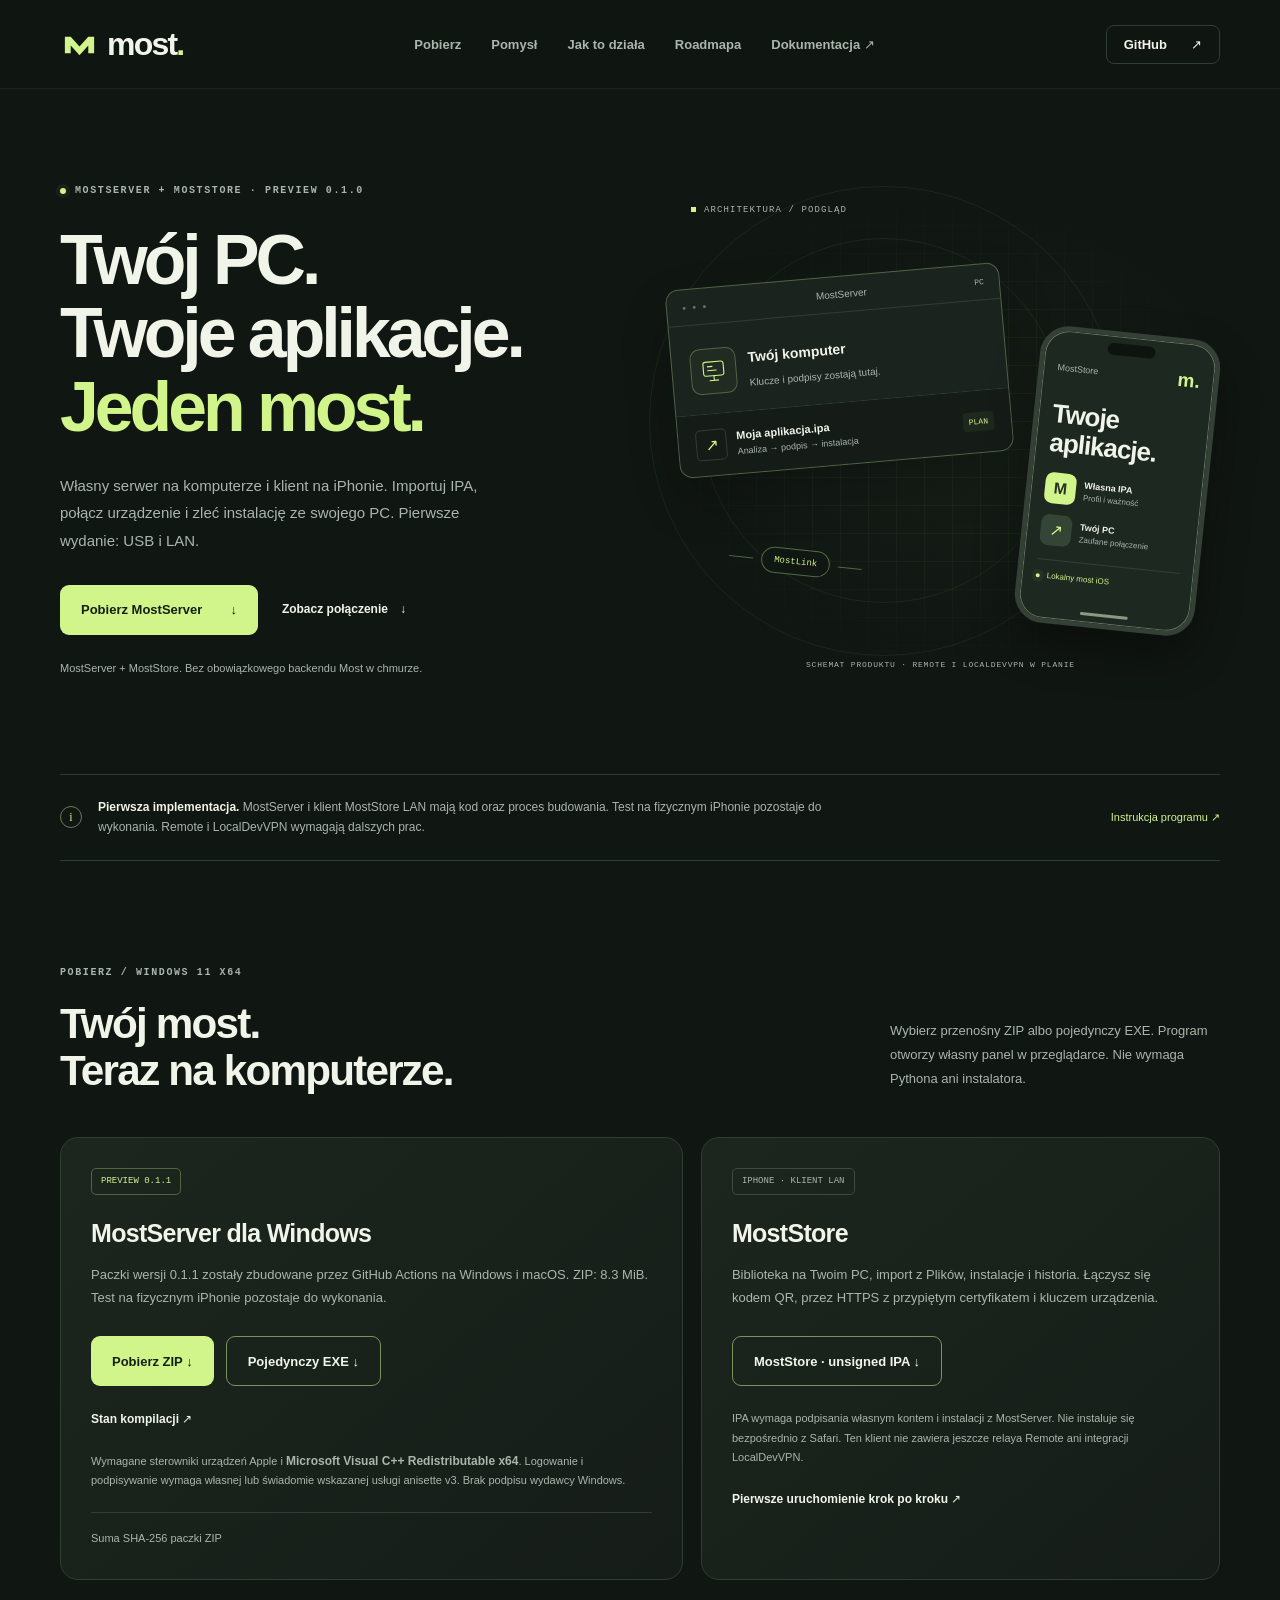
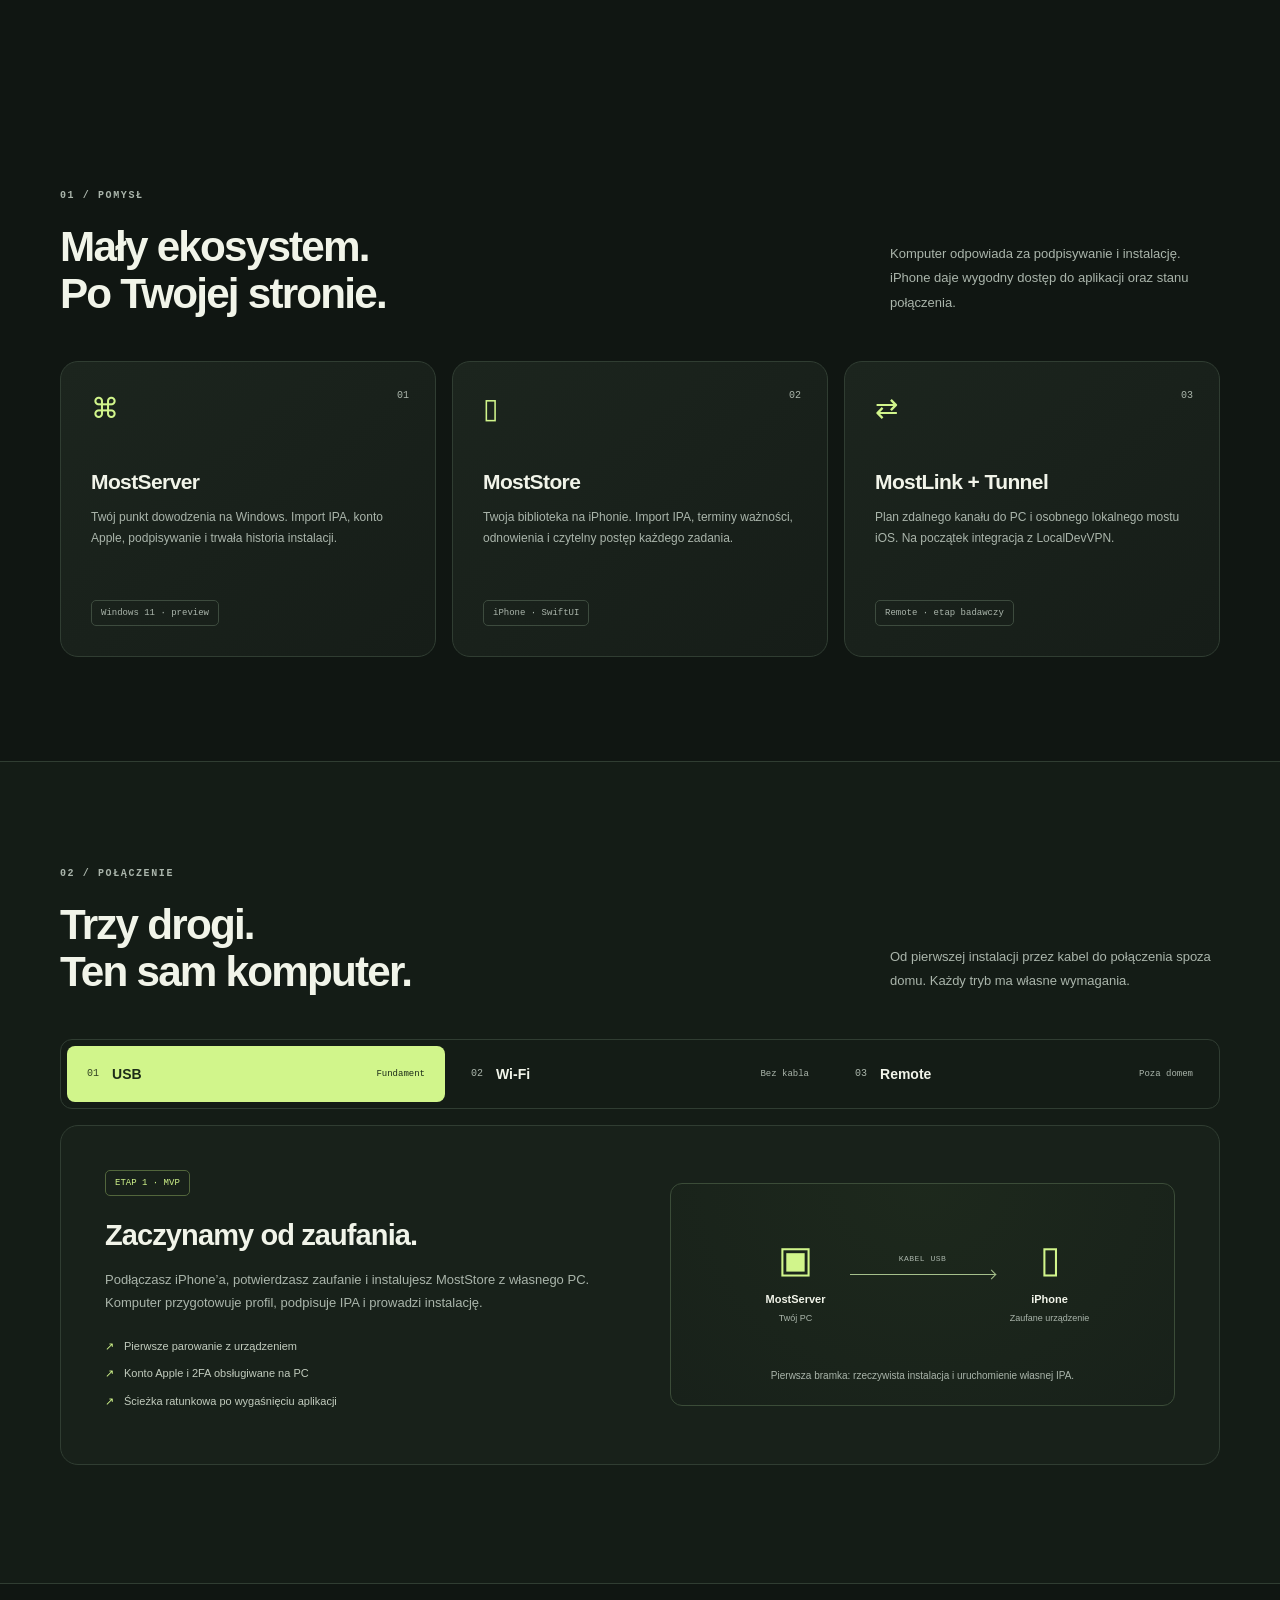
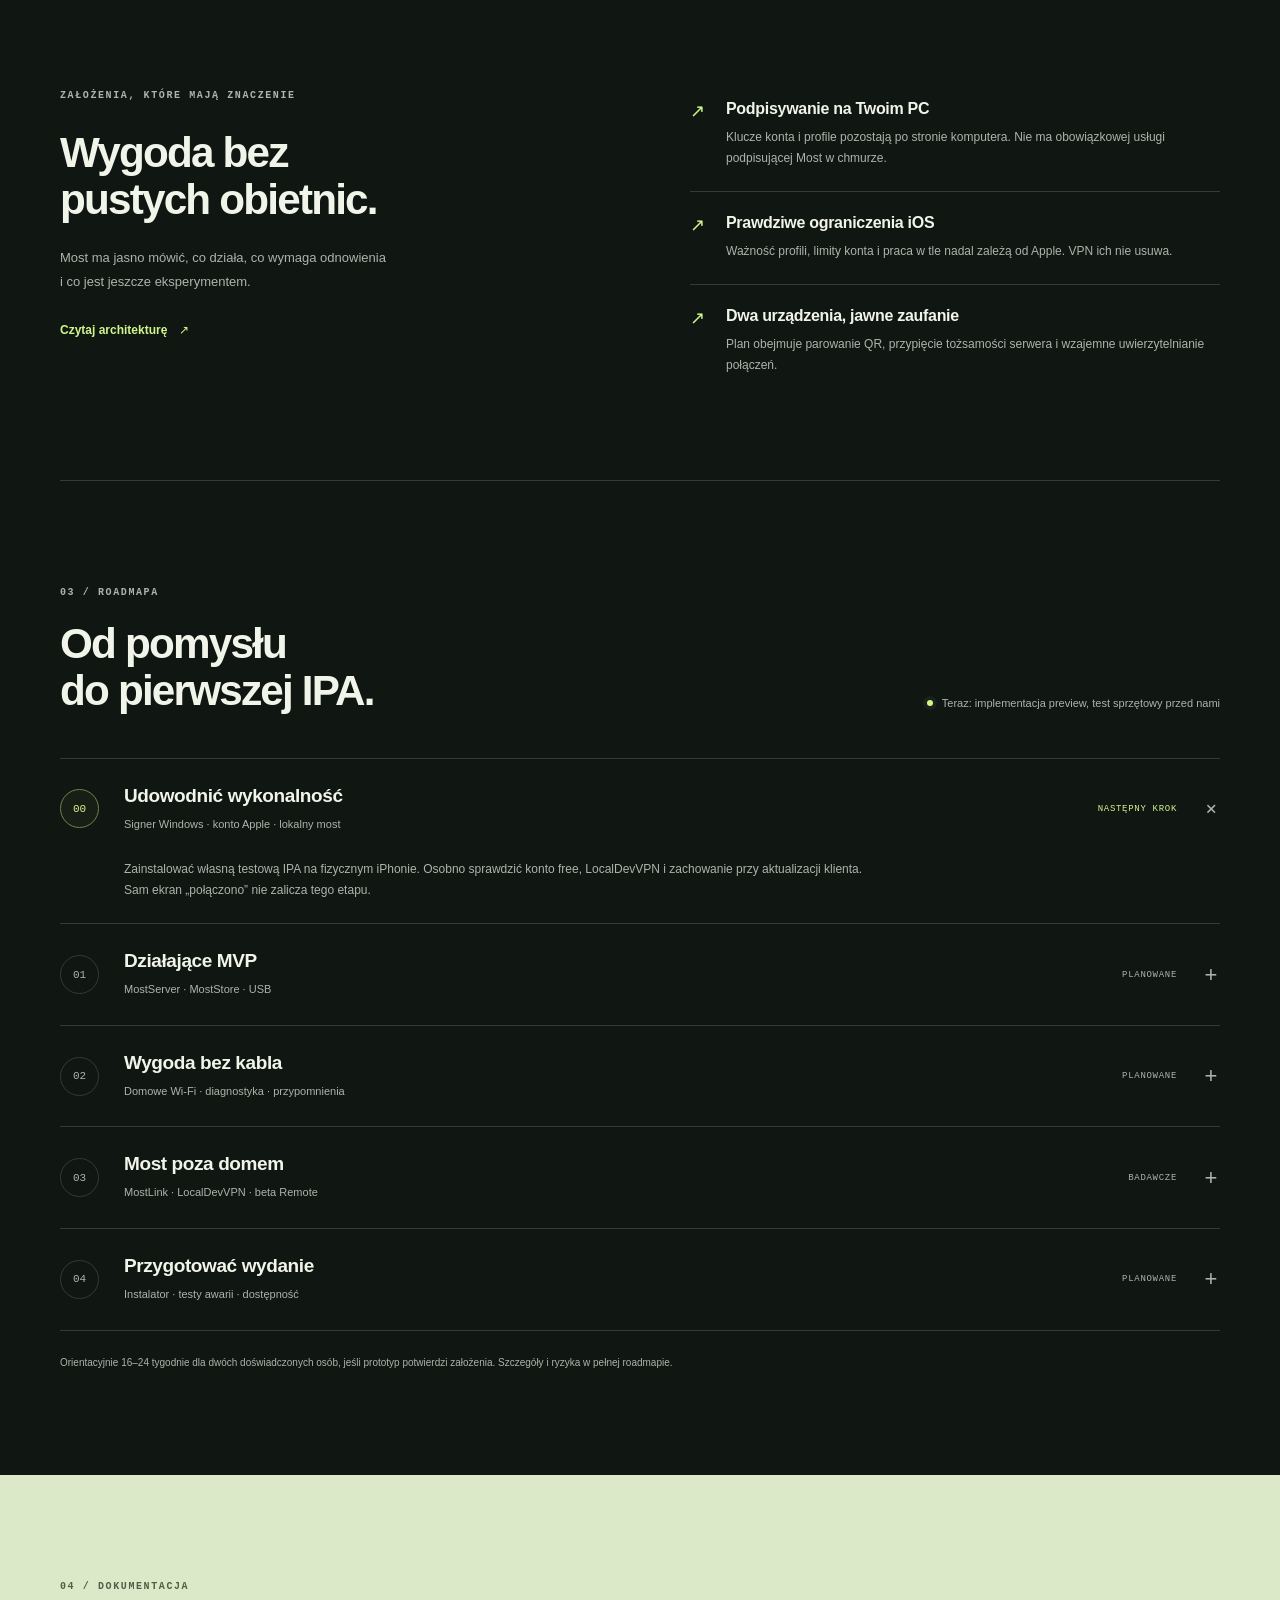
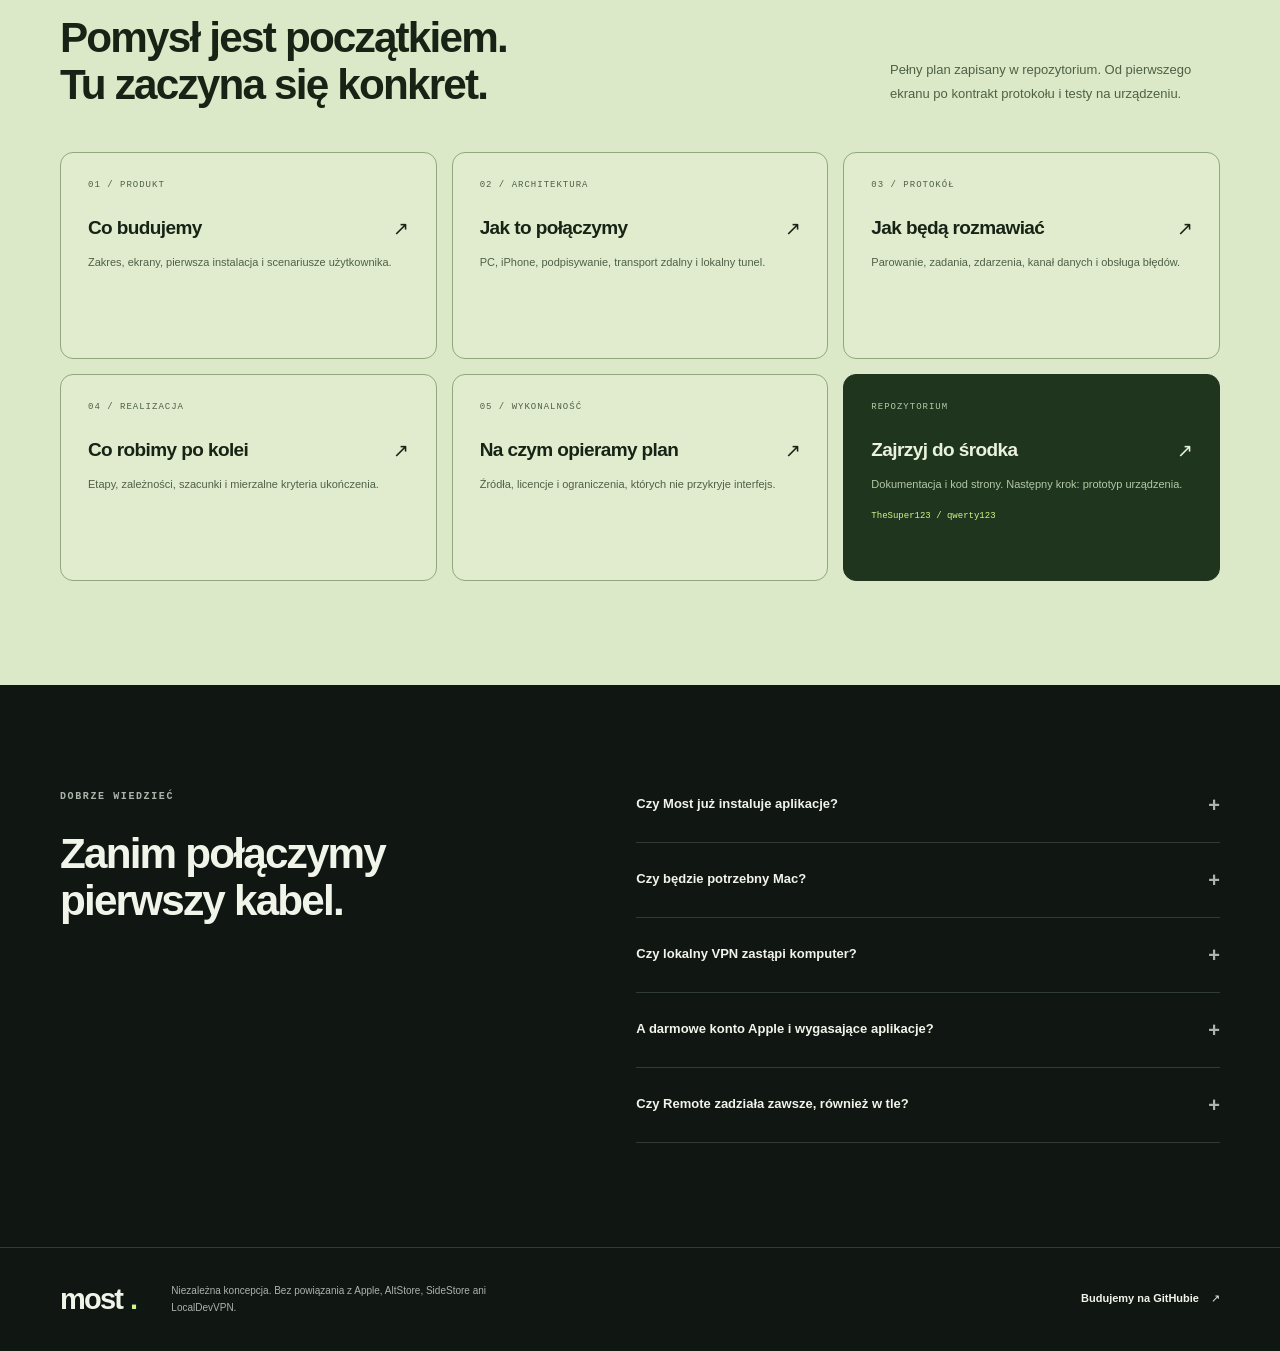
<file: site/index.html>
<!doctype html>
<html lang="pl">
  <head>
    <meta charset="utf-8">
    <meta name="viewport" content="width=device-width, initial-scale=1">
    <meta name="theme-color" content="#101612">
    <meta name="description" content="Most — plan własnego serwera na PC i aplikacji na iPhone’a. Instalowanie IPA, MostLink i lokalny tunel deweloperski. Poznaj architekturę i roadmapę.">
    <meta property="og:title" content="Most — Twój PC. Twoje aplikacje.">
    <meta property="og:description" content="Własny most między komputerem a iPhonem. Poznaj plan MostServer, MostStore i połączenia zdalnego.">
    <meta property="og:type" content="website">
    <meta property="og:locale" content="pl_PL">
    <title>Most — Twój PC. Twoje aplikacje.</title>
    <link rel="icon" href="favicon.svg" type="image/svg+xml">
    <link rel="stylesheet" href="styles.css">
    <script src="app.js" defer></script>
  </head>
  <body>
    <a class="skip-link" href="#tresc">Przejdź do treści</a>
    <header class="header">
      <div class="container header-inner">
        <a class="brand" href="#" aria-label="Most — początek strony">
          <svg class="brand-mark" viewBox="0 0 40 40" aria-hidden="true"><path d="M5 29V12h6l9 10 9-10h6v17h-6V21l-9 10-9-10v8Z" fill="currentColor"/></svg>
          <span>most<span class="brand-dot">.</span></span>
        </a>
        <nav aria-label="Nawigacja główna" class="navigation">
          <a href="#pobierz">Pobierz</a>
          <a href="#pomysl">Pomysł</a>
          <a href="#polaczenie">Jak to działa</a>
          <a href="#roadmapa">Roadmapa</a>
          <a href="#plan">Dokumentacja <span aria-hidden="true">↗</span></a>
        </nav>
        <a class="repo-link" href="https://github.com/TheSuper123/qwerty123">GitHub <span aria-hidden="true">↗</span></a>
      </div>
    </header>

    <main id="tresc">
      <section class="hero container" aria-labelledby="hero-title">
        <div class="hero-copy">
          <p class="eyebrow"><span class="status-dot" aria-hidden="true"></span> MOSTSERVER + MOSTSTORE · PREVIEW 0.1.0</p>
          <h1 id="hero-title">Twój PC.<br>Twoje aplikacje.<br><span>Jeden most.</span></h1>
          <p class="hero-description">Własny serwer na komputerze i klient na iPhonie. Importuj IPA, połącz urządzenie i zleć instalację ze swojego PC. Pierwsze wydanie: USB i&nbsp;LAN.</p>
          <div class="hero-actions">
            <a class="button button-primary" href="#pobierz">Pobierz MostServer <span aria-hidden="true">↓</span></a>
            <a class="text-link" href="#polaczenie">Zobacz połączenie <span aria-hidden="true">↓</span></a>
          </div>
          <p class="hero-note">MostServer + MostStore. Bez obowiązkowego backendu Most w chmurze.</p>
        </div>

        <div class="hero-visual" aria-label="Schemat koncepcji: komputer podpisuje aplikację, a iPhone otrzymuje ją przez uwierzytelnione połączenie.">
          <div class="visual-grid" aria-hidden="true"></div>
          <div class="orbit orbit-one" aria-hidden="true"></div>
          <div class="orbit orbit-two" aria-hidden="true"></div>
          <div class="visual-label"><span class="tiny-square" aria-hidden="true"></span> ARCHITEKTURA / PODGLĄD</div>
          <div class="server-card">
            <div class="window-bar"><span class="window-dots" aria-hidden="true">● ● ●</span><span>MostServer</span><span class="window-label">PC</span></div>
            <div class="server-card-body">
              <div class="device-icon" aria-hidden="true"><svg viewBox="0 0 36 36"><rect x="5" y="6" width="26" height="18" rx="3"/><path d="M12 30h12M18 24v6M10 12h7M10 17h12"/></svg></div>
              <div><p class="visual-card-title">Twój komputer</p><p class="visual-card-subtitle">Klucze i podpisy zostają tutaj.</p></div>
            </div>
            <div class="server-task"><span class="file-icon" aria-hidden="true">↗</span><div><strong>Moja aplikacja.ipa</strong><span>Analiza → podpis → instalacja</span></div><span class="task-badge">PLAN</span></div>
          </div>
          <div class="connection-line" aria-hidden="true"><span></span><b>MostLink</b><span></span></div>
          <div class="phone-card">
            <div class="phone-notch" aria-hidden="true"></div>
            <div class="phone-top"><span>MostStore</span><span class="phone-logo" aria-hidden="true">m.</span></div>
            <p class="phone-heading">Twoje<br>aplikacje.</p>
            <div class="phone-app"><span class="app-tile" aria-hidden="true">M</span><div><strong>Własna IPA</strong><span>Profil i ważność</span></div></div>
            <div class="phone-app"><span class="app-tile app-tile-dark" aria-hidden="true">↗</span><div><strong>Twój PC</strong><span>Zaufane połączenie</span></div></div>
            <div class="phone-tunnel"><span class="status-dot" aria-hidden="true"></span> Lokalny most iOS</div>
            <span class="phone-home" aria-hidden="true"></span>
          </div>
          <span class="visual-footer">SCHEMAT PRODUKTU · REMOTE I LOCALDEVVPN W PLANIE</span>
        </div>
      </section>

      <div class="container project-note"><span class="note-symbol" aria-hidden="true">i</span><p><strong>Pierwsza implementacja.</strong> MostServer i klient MostStore LAN mają kod oraz proces budowania. Test na fizycznym iPhonie pozostaje do wykonania. Remote i LocalDevVPN wymagają dalszych prac.</p><a href="https://github.com/TheSuper123/qwerty123/blob/main/docs/PROGRAM_WINDOWS.md">Instrukcja programu <span aria-hidden="true">↗</span></a></div>

      <section class="section container download-section" id="pobierz" aria-labelledby="download-title">
        <noscript>Paczki i instrukcje są również dostępne w <a href="https://github.com/TheSuper123/qwerty123/releases">wydaniach GitHub</a>.</noscript>
        <div class="section-heading"><div><p class="eyebrow">POBIERZ / WINDOWS 11 X64</p><h2 id="download-title">Twój most.<br>Teraz na komputerze.</h2></div><p class="section-description">Wybierz przenośny ZIP albo pojedynczy EXE. Program otworzy własny panel w przeglądarce. Nie wymaga Pythona ani instalatora.</p></div>
        <div class="download-grid"><article class="feature-card"><span class="tag tag-green" id="download-version">PREVIEW 0.1.1</span><h3>MostServer dla Windows</h3><p id="download-status" role="status">Paczki pojawią się tutaj po udanej kompilacji i testach na Windows. Odnośniki aktywują się dopiero po publikacji wydania.</p><div class="download-actions"><a id="download-zip" class="button button-primary" hidden>Pobierz ZIP ↓</a><a id="download-exe" class="button download-secondary" hidden>Pojedynczy EXE ↓</a></div><a class="text-link" href="https://github.com/TheSuper123/qwerty123/actions/workflows/program.yml">Stan kompilacji ↗</a><p class="download-note">Wymagane sterowniki urządzeń Apple i <a class="text-link" href="https://aka.ms/vs/17/release/vc_redist.x64.exe">Microsoft Visual C++ Redistributable x64</a>. Logowanie i podpisywanie wymaga własnej lub świadomie wskazanej usługi anisette v3. Brak podpisu wydawcy Windows.</p><details class="download-checksum"><summary>Suma SHA-256 paczki ZIP</summary><code id="download-sha">Dostępna po publikacji paczki.</code></details></article><article class="feature-card"><span class="tag">IPHONE · KLIENT LAN</span><h3>MostStore</h3><p>Biblioteka na Twoim PC, import z Plików, instalacje i historia. Łączysz się kodem QR, przez HTTPS z przypiętym certyfikatem i kluczem urządzenia.</p><div class="download-actions"><a id="download-ios" class="button download-secondary" hidden>MostStore · unsigned IPA ↓</a></div><p class="download-note">IPA wymaga podpisania własnym kontem i instalacji z MostServer. Nie instaluje się bezpośrednio z Safari. Ten klient nie zawiera jeszcze relaya Remote ani integracji LocalDevVPN.</p><a class="text-link" href="https://github.com/TheSuper123/qwerty123/blob/main/docs/PROGRAM_WINDOWS.md">Pierwsze uruchomienie krok po kroku ↗</a></article></div>
      </section>

      <section class="section container" id="pomysl" aria-labelledby="idea-title">
        <div class="section-heading"><div><p class="eyebrow">01 / POMYSŁ</p><h2 id="idea-title">Mały ekosystem.<br>Po Twojej stronie.</h2></div><p class="section-description">Komputer odpowiada za podpisywanie i instalację. iPhone daje wygodny dostęp do aplikacji oraz stanu połączenia.</p></div>
        <div class="feature-grid">
          <article class="feature-card"><span class="feature-number">01</span><div class="feature-icon" aria-hidden="true">⌘</div><h3>MostServer</h3><p>Twój punkt dowodzenia na Windows. Import IPA, konto Apple, podpisywanie i trwała historia instalacji.</p><span class="tag">Windows 11 · preview</span></article>
          <article class="feature-card"><span class="feature-number">02</span><div class="feature-icon" aria-hidden="true">▯</div><h3>MostStore</h3><p>Twoja biblioteka na iPhonie. Import IPA, terminy ważności, odnowienia i czytelny postęp każdego zadania.</p><span class="tag">iPhone · SwiftUI</span></article>
          <article class="feature-card"><span class="feature-number">03</span><div class="feature-icon" aria-hidden="true">⇄</div><h3>MostLink + Tunnel</h3><p>Plan zdalnego kanału do PC i osobnego lokalnego mostu iOS. Na początek integracja z LocalDevVPN.</p><span class="tag">Remote · etap badawczy</span></article>
        </div>
      </section>

      <section class="connection-section" id="polaczenie" aria-labelledby="connection-title">
        <div class="container section">
          <div class="section-heading"><div><p class="eyebrow">02 / POŁĄCZENIE</p><h2 id="connection-title">Trzy drogi.<br>Ten sam komputer.</h2></div><p class="section-description">Od pierwszej instalacji przez kabel do połączenia spoza domu. Każdy tryb ma własne wymagania.</p></div>
          <div class="transport-tabs" role="tablist" aria-label="Tryb połączenia">
            <button type="button" role="tab" id="tab-usb" aria-controls="panel-usb" aria-selected="true" data-mode="usb">01 <span>USB</span><span class="tab-caption">Fundament</span></button>
            <button type="button" role="tab" id="tab-lan" aria-controls="panel-lan" aria-selected="false" tabindex="-1" data-mode="lan">02 <span>Wi-Fi</span><span class="tab-caption">Bez kabla</span></button>
            <button type="button" role="tab" id="tab-remote" aria-controls="panel-remote" aria-selected="false" tabindex="-1" data-mode="remote">03 <span>Remote</span><span class="tab-caption">Poza domem</span></button>
          </div>
          <div class="transport-panel" id="panel-usb" role="tabpanel" aria-labelledby="tab-usb" tabindex="0">
            <div class="transport-copy"><span class="tag tag-green">ETAP 1 · MVP</span><h3>Zaczynamy od zaufania.</h3><p>Podłączasz iPhone’a, potwierdzasz zaufanie i instalujesz MostStore z własnego PC. Komputer przygotowuje profil, podpisuje IPA i prowadzi instalację.</p><ul class="check-list"><li>Pierwsze parowanie z urządzeniem</li><li>Konto Apple i 2FA obsługiwane na PC</li><li>Ścieżka ratunkowa po wygaśnięciu aplikacji</li></ul></div>
            <div class="transport-graphic"><div class="path-diagram"><div class="path-device"><span aria-hidden="true">▣</span><strong>MostServer</strong><small>Twój PC</small></div><div class="path-wire"><span>KABEL USB</span><i aria-hidden="true"></i></div><div class="path-device"><span aria-hidden="true">▯</span><strong>iPhone</strong><small>Zaufane urządzenie</small></div></div><p class="diagram-note">Pierwsza bramka: rzeczywista instalacja i uruchomienie własnej IPA.</p></div>
          </div>
          <div class="transport-panel" id="panel-lan" role="tabpanel" aria-labelledby="tab-lan" tabindex="0">
            <div class="transport-copy"><span class="tag tag-green">ETAP 2 · LAN</span><h3>Kabel może odpocząć.</h3><p>Po sparowaniu telefon i PC pracują w tej samej sieci. MostServer wyszukuje urządzenie i odnawia aplikacje, gdy usługi iPhone’a są dostępne.</p><ul class="check-list"><li>Wcześniejsze parowanie przez USB</li><li>Sprawdzone wykrywanie i połączenia Wi-Fi</li><li>PC musi działać podczas operacji</li></ul></div>
            <div class="transport-graphic"><div class="path-diagram"><div class="path-device"><span aria-hidden="true">▣</span><strong>MostServer</strong><small>Twój PC</small></div><div class="path-wire path-wire-dashed"><span>DOMOWE WI-FI</span><i aria-hidden="true"></i></div><div class="path-device"><span aria-hidden="true">▯</span><strong>iPhone</strong><small>Ta sama sieć</small></div></div><p class="diagram-note">Bonjour pomaga w wykrywaniu. Zaufanie urządzenia nadal jest wymagane.</p></div>
          </div>
          <div class="transport-panel" id="panel-remote" role="tabpanel" aria-labelledby="tab-remote" tabindex="0">
            <div class="transport-copy"><span class="tag tag-amber">ETAP 3 · R&amp;D</span><h3>Telefon poza domem.<br>PC nadal u Ciebie.</h3><p>MostLink ma połączyć otwarty MostStore z osiągalnym PC przez internet. Osobny lokalny most, współpracujący z LocalDevVPN, udostępni usługi własnego iPhone’a.</p><ul class="check-list"><li>PC włączony i osiągalny z zewnątrz</li><li>Aktywny klient i działający lokalny tunel</li><li>Instalacja wymaga potwierdzenia w prototypie</li></ul></div>
            <div class="transport-graphic remote-graphic"><div class="path-diagram"><div class="path-device"><span aria-hidden="true">▣</span><strong>MostServer</strong><small>Twój PC</small></div><div class="path-wire path-wire-dashed"><span>MOSTLINK · TLS</span><i aria-hidden="true"></i></div><div class="path-device"><span aria-hidden="true">▯</span><strong>MostStore</strong><small>Relay na iPhonie</small></div></div><div class="local-tunnel-note"><span aria-hidden="true">↳</span> LocalDevVPN + adapter → usługi iOS</div><p class="diagram-note">Lokalny VPN nie zapewnia drogi do PC. CGNAT i samoodnowienie klienta mają osobne ograniczenia.</p></div>
          </div>
        </div>
      </section>

      <section class="section container principles" aria-labelledby="principles-title">
        <div><p class="eyebrow">ZAŁOŻENIA, KTÓRE MAJĄ ZNACZENIE</p><h2 id="principles-title">Wygoda bez<br>pustych obietnic.</h2><p class="section-description">Most ma jasno mówić, co działa, co wymaga odnowienia i co jest jeszcze eksperymentem.</p><a class="text-link" href="https://github.com/TheSuper123/qwerty123/blob/main/docs/ARCHITEKTURA.md">Czytaj architekturę <span aria-hidden="true">↗</span></a></div>
        <div class="principle-list"><article><span>↗</span><div><h3>Podpisywanie na Twoim PC</h3><p>Klucze konta i profile pozostają po stronie komputera. Nie ma obowiązkowej usługi podpisującej Most w chmurze.</p></div></article><article><span>↗</span><div><h3>Prawdziwe ograniczenia iOS</h3><p>Ważność profili, limity konta i praca w tle nadal zależą od Apple. VPN ich nie usuwa.</p></div></article><article><span>↗</span><div><h3>Dwa urządzenia, jawne zaufanie</h3><p>Plan obejmuje parowanie QR, przypięcie tożsamości serwera i wzajemne uwierzytelnianie połączeń.</p></div></article></div>
      </section>

      <section class="section container" id="roadmapa" aria-labelledby="roadmap-title">
        <div class="section-heading"><div><p class="eyebrow">03 / ROADMAPA</p><h2 id="roadmap-title">Od pomysłu<br>do pierwszej IPA.</h2></div><div class="roadmap-status"><span class="status-dot" aria-hidden="true"></span> Teraz: implementacja preview, test sprzętowy przed nami</div></div>
        <div class="timeline">
          <details class="milestone" open><summary><span class="milestone-index">00</span><span class="milestone-title">Udowodnić wykonalność<small>Signer Windows · konto Apple · lokalny most</small></span><span class="milestone-status">NASTĘPNY KROK</span><span class="milestone-toggle" aria-hidden="true">+</span></summary><div class="milestone-body"><p>Zainstalować własną testową IPA na fizycznym iPhonie. Osobno sprawdzić konto free, LocalDevVPN i zachowanie przy aktualizacji klienta. Sam ekran „połączono” nie zalicza tego etapu.</p></div></details>
          <details class="milestone"><summary><span class="milestone-index">01</span><span class="milestone-title">Działające MVP<small>MostServer · MostStore · USB</small></span><span class="milestone-status">PLANOWANE</span><span class="milestone-toggle" aria-hidden="true">+</span></summary><div class="milestone-body"><p>Bootstrap MostStore z PC, bezpieczny import IPA, kolejka zadań, instalacja, odnowienie i lista terminów ważności. Sukces potwierdzony na urządzeniu.</p></div></details>
          <details class="milestone"><summary><span class="milestone-index">02</span><span class="milestone-title">Wygoda bez kabla<small>Domowe Wi-Fi · diagnostyka · przypomnienia</small></span><span class="milestone-status">PLANOWANE</span><span class="milestone-toggle" aria-hidden="true">+</span></summary><div class="milestone-body"><p>Wykrywanie w LAN i rzeczywista instalacja po odłączeniu kabla. Obsługa niedostępnego PC, urządzenia i wygasłej sesji Apple bez utraty stanu zadania.</p></div></details>
          <details class="milestone"><summary><span class="milestone-index">03</span><span class="milestone-title">Most poza domem<small>MostLink · LocalDevVPN · beta Remote</small></span><span class="milestone-status">BADAWCZE</span><span class="milestone-toggle" aria-hidden="true">+</span></summary><div class="milestone-body"><p>Zdalny transport i lokalny relay, testy przez LTE/5G i obce Wi-Fi. Bramka: prawdziwa instalacja poza LAN. Samoodnowienie MostStore ma oddzielny test i ratunek USB/LAN.</p></div></details>
          <details class="milestone"><summary><span class="milestone-index">04</span><span class="milestone-title">Przygotować wydanie<small>Instalator · testy awarii · dostępność</small></span><span class="milestone-status">PLANOWANE</span><span class="milestone-toggle" aria-hidden="true">+</span></summary><div class="milestone-body"><p>Podpisane artefakty, sprawdzona zgodność zależności i instrukcja odzyskiwania. Bez deklarowania gotowości dla wersji iOS, których nie przetestowano.</p></div></details>
        </div>
        <p class="roadmap-footnote">Orientacyjnie 16–24 tygodnie dla dwóch doświadczonych osób, jeśli prototyp potwierdzi założenia. Szczegóły i ryzyka w pełnej roadmapie.</p>
      </section>

      <section class="plan-section" id="plan" aria-labelledby="plan-title"><div class="container section">
        <div class="section-heading"><div><p class="eyebrow">04 / DOKUMENTACJA</p><h2 id="plan-title">Pomysł jest początkiem.<br>Tu zaczyna się konkret.</h2></div><p class="section-description">Pełny plan zapisany w repozytorium. Od pierwszego ekranu po kontrakt protokołu i testy na urządzeniu.</p></div>
        <div class="docs-grid">
          <a class="doc-card" href="https://github.com/TheSuper123/qwerty123/blob/main/docs/PLAN_PRODUKTU.md"><span class="doc-index">01 / PRODUKT</span><h3>Co budujemy <span aria-hidden="true">↗</span></h3><p>Zakres, ekrany, pierwsza instalacja i scenariusze użytkownika.</p></a>
          <a class="doc-card" href="https://github.com/TheSuper123/qwerty123/blob/main/docs/ARCHITEKTURA.md"><span class="doc-index">02 / ARCHITEKTURA</span><h3>Jak to połączymy <span aria-hidden="true">↗</span></h3><p>PC, iPhone, podpisywanie, transport zdalny i lokalny tunel.</p></a>
          <a class="doc-card" href="https://github.com/TheSuper123/qwerty123/blob/main/docs/API.md"><span class="doc-index">03 / PROTOKÓŁ</span><h3>Jak będą rozmawiać <span aria-hidden="true">↗</span></h3><p>Parowanie, zadania, zdarzenia, kanał danych i obsługa błędów.</p></a>
          <a class="doc-card" href="https://github.com/TheSuper123/qwerty123/blob/main/docs/ROADMAPA.md"><span class="doc-index">04 / REALIZACJA</span><h3>Co robimy po kolei <span aria-hidden="true">↗</span></h3><p>Etapy, zależności, szacunki i mierzalne kryteria ukończenia.</p></a>
          <a class="doc-card" href="https://github.com/TheSuper123/qwerty123/blob/main/docs/ZRODLA.md"><span class="doc-index">05 / WYKONALNOŚĆ</span><h3>Na czym opieramy plan <span aria-hidden="true">↗</span></h3><p>Źródła, licencje i ograniczenia, których nie przykryje interfejs.</p></a>
          <a class="doc-card doc-card-repo" href="https://github.com/TheSuper123/qwerty123"><span class="doc-index">REPOZYTORIUM</span><h3>Zajrzyj do środka <span aria-hidden="true">↗</span></h3><p>Dokumentacja i kod strony. Następny krok: prototyp urządzenia.</p><span class="repo-caption">TheSuper123 / qwerty123</span></a>
        </div>
      </div></section>

      <section class="section container faq" aria-labelledby="faq-title"><div><p class="eyebrow">DOBRZE WIEDZIEĆ</p><h2 id="faq-title">Zanim połączymy<br>pierwszy kabel.</h2></div><div class="faq-list">
        <details><summary>Czy Most już instaluje aplikacje?</summary><p>MostServer ma zaimplementowane podpisywanie i instalację przez usługi Apple, a MostStore zleca zadania w LAN. Preview przechodzi testy programu, ale wymaga jeszcze walidacji na fizycznym iPhonie. Stan gotowych paczek znajdziesz w sekcji Pobierz. Remote i LocalDevVPN pozostają do implementacji.</p></details>
        <details><summary>Czy będzie potrzebny Mac?</summary><p>Do używania planowanego MostServer — nie, celem jest Windows. Do zbudowania aplikacji iOS programista potrzebuje macOS i Xcode, lokalnie lub w CI.</p></details>
        <details><summary>Czy lokalny VPN zastąpi komputer?</summary><p>Nie. LocalDevVPN ma pomóc w dostępie do usług własnego iPhone’a. Podpisywanie i prowadzenie instalacji pozostają na PC. Lokalny VPN sam nie łączy telefonu z domowym komputerem.</p></details>
        <details><summary>A darmowe konto Apple i wygasające aplikacje?</summary><p>Projekt zakłada osobną ścieżkę Personal Team, wymagającą weryfikacji w prototypie. Typowe profile wygasają po 7 dniach, obowiązują limity aplikacji i App ID. Most nie usuwa tych ograniczeń; ma ułatwić odnowienia.</p></details>
        <details><summary>Czy Remote zadziała zawsze, również w tle?</summary><p>Nie ma takiej obietnicy. PC musi być osiągalny, klient aktywny, a lokalny most sprawny. CGNAT, konflikty VPN i samoodnowienie klienta wymagają osobnych rozwiązań i testów. Ratunkiem pozostaje USB/LAN.</p></details>
      </div></section>

      <footer class="footer"><div class="container footer-inner"><a class="brand" href="#" aria-label="Most — wróć na początek">most<span class="brand-dot">.</span></a><p>Niezależna koncepcja. Bez powiązania z Apple, AltStore, SideStore ani LocalDevVPN.</p><a class="text-link" href="https://github.com/TheSuper123/qwerty123">Budujemy na GitHubie <span aria-hidden="true">↗</span></a></div></footer>
    </main>
  </body>
</html>
</file>
<file: site/styles.css>
:root {
  color-scheme: dark;
  --bg: #101612;
  --surface: #171e19;
  --surface-raised: #1c251f;
  --text: #f1f4e9;
  --muted: #aab5ab;
  --line: #303d32;
  --accent: #d1f58b;
  --amber: #edc68b;
  --radius: 18px;
  font-family: Inter, -apple-system, BlinkMacSystemFont, "Segoe UI", sans-serif;
  font-synthesis: none;
}
* { box-sizing: border-box; }
html { scroll-behavior: smooth; scroll-padding-top: 100px; }
body { margin: 0; background: var(--bg); color: var(--text); -webkit-font-smoothing: antialiased; }
button, input { font: inherit; }
a { color: inherit; text-decoration: none; }
button, summary, a { -webkit-tap-highlight-color: transparent; }
button { cursor: pointer; }
button:focus-visible, a:focus-visible, summary:focus-visible, [tabindex]:focus-visible { outline: 3px solid var(--accent); outline-offset: 5px; }
::selection { color: var(--bg); background: var(--accent); }
svg { display: block; }
p { line-height: 1.75; }
h1, h2, h3, p { margin-top: 0; }
.container { width: min(1160px, calc(100% - 80px)); margin-inline: auto; }
.skip-link { position: fixed; top: 10px; left: 10px; z-index: 100; padding: 12px 20px; color: var(--bg); background: var(--accent); transform: translateY(-160%); border-radius: 8px; }
.skip-link:focus { transform: translateY(0); }
.header { position: sticky; top: 0; z-index: 20; background: #101612f2; border-bottom: 1px solid #303d3270; backdrop-filter: blur(18px); }
.header-inner { display: flex; align-items: center; justify-content: space-between; min-height: 88px; gap: 24px; }
.brand { display: inline-flex; align-items: center; gap: 8px; font-size: 32px; font-weight: 780; letter-spacing: -1.8px; line-height: 1; }
.brand-mark { width: 39px; height: 39px; color: var(--accent); }
.brand-dot { color: var(--accent); }
.navigation { display: flex; align-items: center; gap: 30px; font-size: 13px; font-weight: 550; color: var(--muted); }
.navigation a { padding: 12px 0; }
.navigation a:hover, .text-link:hover { color: var(--accent); }
.repo-link { border: 1px solid var(--line); padding: 11px 17px; border-radius: 8px; font-size: 13px; font-weight: 600; display: inline-flex; gap: 24px; }
.repo-link:hover { background: var(--surface-raised); border-color: var(--muted); }
.hero { display: grid; grid-template-columns: 1.03fr 1fr; gap: 25px; align-items: center; min-height: 685px; padding-top: 74px; padding-bottom: 76px; }
.eyebrow { display: flex; align-items: center; gap: 9px; font-family: "SFMono-Regular", Consolas, monospace; font-size: 10px; font-weight: 600; letter-spacing: 1.6px; color: var(--muted); margin-bottom: 25px; line-height: 1.6; }
.status-dot { display: inline-block; width: 6px; height: 6px; border-radius: 50%; background: var(--accent); box-shadow: 0 0 0 4px #d1f58b0c; flex-shrink: 0; }
h1 { font-size: clamp(48px, 5.45vw, 75px); font-weight: 650; line-height: 1.055; letter-spacing: -4px; margin-bottom: 27px; }
h1 > span { color: var(--accent); }
.hero-description { max-width: 420px; color: var(--muted); font-size: 15px; line-height: 1.85; margin-bottom: 30px; }
.hero-actions { display: flex; align-items: center; gap: 24px; flex-wrap: wrap; }
.button { display: inline-flex; align-items: center; justify-content: center; gap: 28px; min-height: 50px; padding: 14px 21px; border-radius: 9px; font-size: 13px; font-weight: 650; transition: background .18s, transform .18s; }
.button-primary { color: #152012; background: var(--accent); }
.button-primary:hover { background: #e0ffab; transform: translateY(-2px); }
.text-link { display: inline-flex; align-items: center; gap: 12px; font-size: 12px; font-weight: 600; line-height: 1.6; }
.hero-note { margin-top: 24px; margin-bottom: 0; max-width: 395px; font-size: 11px; color: var(--muted); }
.hero-visual { min-height: 476px; position: relative; isolation: isolate; }
.visual-grid { position: absolute; inset: -5% -3%; z-index: -3; background-image: linear-gradient(#445c3925 1px, transparent 1px), linear-gradient(90deg, #445c3925 1px, transparent 1px); background-size: 28px 28px; mask-image: radial-gradient(ellipse, #000 30%, transparent 70%); }
.orbit { position: absolute; width: 365px; height: 365px; border: 1px solid #a4d47814; border-radius: 50%; top: 45px; left: 40px; z-index: -2; }
.orbit-two { width: 470px; height: 470px; left: -12px; top: -7px; }
.hero-visual::before { content: ""; position: absolute; inset: 0; background: radial-gradient(ellipse at 55% 50%, #98c7750c, transparent 65%); z-index: -1; }
.visual-label, .visual-footer { position: absolute; font: 9px "SFMono-Regular", Consolas, monospace; letter-spacing: 1.1px; color: var(--muted); }
.visual-label { top: 12px; left: 30px; display: flex; gap: 8px; align-items: center; }
.tiny-square { width: 5px; height: 5px; background: var(--accent); }
.visual-footer { bottom: 0; width: 100%; text-align: center; font-size: 8px; letter-spacing: .8px; }
.server-card { position: absolute; top: 83px; left: 2%; width: 335px; background: #1a231d; border: 1px solid #506249; border-radius: 13px; box-shadow: 0 22px 50px #0003; transform: rotate(-5deg); }
.window-bar { display: flex; align-items: center; justify-content: space-between; border-bottom: 1px solid var(--line); padding: 12px 15px; color: var(--muted); font-size: 10px; }
.window-dots { color: #63725f; font-size: 7px; letter-spacing: 2px; }
.window-label { font: 8px Consolas, monospace; }
.server-card-body { display: flex; align-items: center; gap: 12px; padding: 24px 18px 19px; }
.device-icon { width: 46px; height: 46px; border: 1px solid #536444; background: #d1f58b09; border-radius: 10px; color: var(--accent); padding: 8px; flex-shrink: 0; }
.device-icon svg { fill: none; stroke: currentColor; stroke-width: 1.4; }
.visual-card-title { margin: 0 0 4px; font-size: 14px; font-weight: 650; }
.visual-card-subtitle { margin: 0; font-size: 10px; color: var(--muted); }
.server-task { display: flex; align-items: center; gap: 10px; background: #1016127a; border-top: 1px solid var(--line); padding: 15px 17px; border-radius: 0 0 13px 13px; }
.server-task strong, .server-task div > span { display: block; }
.server-task strong { font-size: 11px; font-weight: 550; margin-bottom: 5px; }
.server-task div > span { font-size: 9px; color: var(--muted); }
.file-icon { color: var(--accent); border: 1px solid var(--line); border-radius: 5px; padding: 5px 8px; }
.task-badge { font: 8px Consolas, monospace; color: var(--accent); margin-left: auto; background: #d1f58b0d; padding: 5px 6px; border-radius: 4px; }
.phone-card { position: absolute; right: 12px; bottom: 39px; width: 181px; height: 298px; background: #1d2821; border: 5px solid #343f35; border-radius: 29px; box-shadow: 0 20px 45px #0005, inset 0 0 0 1px #657460; transform: rotate(6deg); padding: 26px 14px 15px; }
.phone-notch { position: absolute; top: 7px; left: 50%; transform: translateX(-50%); width: 48px; height: 12px; background: #0d130f; border-radius: 10px; }
.phone-top { display: flex; align-items: center; justify-content: space-between; font-size: 9px; color: var(--muted); }
.phone-logo { color: var(--accent); font-size: 19px; font-weight: 800; }
.phone-heading { font-size: 26px; line-height: 1.1; letter-spacing: -1px; font-weight: 600; margin: 21px 0 16px; }
.phone-app { display: flex; gap: 8px; align-items: center; margin-bottom: 11px; }
.app-tile { display: grid; place-items: center; width: 31px; height: 31px; background: var(--accent); color: #243322; border-radius: 8px; font-size: 16px; font-weight: 750; }
.app-tile-dark { background: #344535; color: var(--accent); }
.phone-app strong { display: block; font-size: 9px; margin-bottom: 3px; font-weight: 600; }
.phone-app div > span { font-size: 8px; color: var(--muted); display: block; }
.phone-tunnel { display: flex; align-items: center; gap: 7px; font-size: 8px; color: var(--accent); border-top: 1px solid #63725f50; padding-top: 11px; margin-top: 14px; }
.phone-tunnel .status-dot { width: 4px; height: 4px; }
.phone-home { position: absolute; bottom: 7px; left: 50%; transform: translateX(-50%); background: #8a9a82; height: 3px; width: 48px; border-radius: 4px; }
.connection-line { position: absolute; left: 68px; bottom: 94px; display: flex; align-items: center; gap: 8px; transform: rotate(6deg); }
.connection-line > span { height: 1px; background: #a6ce7d70; width: 24px; }
.connection-line > b { font: 9px Consolas, monospace; color: var(--accent); background: #101612; border: 1px solid #546a40; padding: 7px 12px; border-radius: 20px; }
.project-note { border-block: 1px solid var(--line); display: flex; align-items: center; gap: 16px; padding-block: 22px; }
.note-symbol { border: 1px solid #657c57; color: var(--accent); border-radius: 50%; width: 22px; height: 22px; flex-shrink: 0; display: grid; place-items: center; font: 12px Georgia, serif; }
.project-note p { font-size: 12px; color: var(--muted); line-height: 1.7; margin-bottom: 0; max-width: 760px; }
.project-note strong { color: var(--text); font-weight: 600; }
.project-note > a { margin-left: auto; color: var(--accent); white-space: nowrap; font-size: 11px; }
.section { padding-block: 104px; }
.section-heading { display: flex; align-items: flex-end; justify-content: space-between; gap: 50px; margin-bottom: 43px; }
.section-heading .eyebrow { margin-bottom: 19px; }
h2 { font-size: clamp(32px, 3.3vw, 46px); line-height: 1.12; letter-spacing: -1.8px; font-weight: 580; margin-bottom: 0; }
.section-description { max-width: 330px; font-size: 13px; color: var(--muted); margin-bottom: 3px; line-height: 1.85; }
.feature-grid { display: grid; grid-template-columns: repeat(3, minmax(0, 1fr)); gap: 16px; }
.feature-card { position: relative; border: 1px solid var(--line); border-radius: var(--radius); padding: 30px; background: linear-gradient(140deg, #1c251e, #161d18); }
.feature-number { position: absolute; top: 28px; right: 26px; font: 10px Consolas, monospace; color: var(--muted); }
.feature-icon { font-size: 28px; height: 51px; color: var(--accent); margin-bottom: 27px; }
.feature-card h3 { font-size: 21px; font-weight: 550; letter-spacing: -.6px; margin-bottom: 13px; }
.feature-card p { font-size: 12px; color: var(--muted); margin-bottom: 27px; min-height: 66px; }
.tag { display: inline-block; color: var(--muted); font: 9px "SFMono-Regular", Consolas, monospace; border: 1px solid #3d4b3e; border-radius: 5px; padding: 6px 9px; line-height: 1.4; }
.tag-green { color: var(--accent); border-color: #52663c; }
.tag-amber { color: var(--amber); border-color: #6b593b; }
.connection-section { background: #141c16; border-block: 1px solid var(--line); }
.transport-tabs { display: none; grid-template-columns: repeat(3, minmax(0, 1fr)); border: 1px solid var(--line); border-radius: 12px; padding: 6px; gap: 6px; margin-bottom: 16px; }
.js .transport-tabs { display: grid; }
.transport-tabs button { display: flex; align-items: center; gap: 13px; min-height: 56px; padding: 14px 19px; border: 1px solid transparent; border-radius: 8px; color: var(--muted); background: transparent; font: 10px Consolas, monospace; text-align: left; }
.transport-tabs button > span:first-child { font-family: -apple-system, BlinkMacSystemFont, "Segoe UI", sans-serif; font-size: 14px; color: var(--text); font-weight: 600; }
.transport-tabs button .tab-caption { margin-left: auto; font-size: 9px; }
.transport-tabs button[aria-selected="true"] { background: var(--accent); color: #334324; }
.transport-tabs button[aria-selected="true"] > span { color: #1c2c18; }
.transport-tabs button:hover:not([aria-selected="true"]) { background: #d1f58b09; }
.transport-panel { display: grid; grid-template-columns: 1fr 1fr; align-items: center; gap: 60px; border: 1px solid var(--line); border-radius: var(--radius); padding: 44px; background: #18211a; margin-bottom: 14px; }
.transport-panel[hidden] { display: none; }
.transport-copy h3 { font-size: 29px; font-weight: 550; letter-spacing: -.9px; line-height: 1.2; margin: 22px 0 16px; }
.transport-copy > p { font-size: 13px; color: var(--muted); }
.check-list { list-style: none; margin: 22px 0 0; padding: 0; }
.check-list li { display: flex; gap: 10px; font-size: 11px; line-height: 1.8; margin-bottom: 8px; color: #c2ccbe; }
.check-list li::before { content: "↗"; color: var(--accent); }
.transport-graphic { border: 1px solid #3b4c38; border-radius: 12px; padding: 35px 23px 20px; background: radial-gradient(ellipse at top, #6b9a4110, transparent); }
.path-diagram { display: flex; align-items: center; justify-content: center; min-height: 125px; }
.path-device { display: flex; align-items: center; flex-direction: column; min-width: 87px; }
.path-device > span { color: var(--accent); font-size: 37px; line-height: 1; margin-bottom: 15px; }
.path-device strong { font-size: 11px; font-weight: 550; }
.path-device small { font-size: 9px; color: var(--muted); margin-top: 8px; }
.path-wire { width: 100%; min-width: 45px; max-width: 145px; margin: 0 11px 35px; position: relative; }
.path-wire i { display: block; height: 1px; background: #a5bf8b; position: relative; }
.path-wire i::after { content: ""; position: absolute; top: -3px; right: 0; width: 6px; height: 6px; border-top: 1px solid #a5bf8b; border-right: 1px solid #a5bf8b; transform: rotate(45deg); }
.path-wire > span { display: block; text-align: center; margin-bottom: 11px; font: 8px Consolas, monospace; letter-spacing: .5px; color: var(--muted); white-space: nowrap; }
.path-wire-dashed i { background: repeating-linear-gradient(90deg, #a5bf8b 0 4px, transparent 4px 8px); }
.diagram-note { font-size: 10px; color: var(--muted); text-align: center; margin: 23px 0 0; line-height: 1.8; }
.local-tunnel-note { display: flex; justify-content: center; gap: 8px; font: 9px Consolas, monospace; color: var(--accent); margin-top: 18px; line-height: 1.7; }
.principles { display: grid; grid-template-columns: 1fr 1fr; gap: 100px; border-bottom: 1px solid var(--line); }
.principles h2 { margin-bottom: 22px; }
.principles .text-link { margin-top: 24px; color: var(--accent); }
.principle-list { padding-top: 12px; }
.principle-list article { display: flex; gap: 21px; padding: 22px 0; border-bottom: 1px solid var(--line); }
.principle-list article:first-child { padding-top: 0; }
.principle-list article:last-child { border: 0; padding-bottom: 0; }
.principle-list article > span { font-size: 18px; color: var(--accent); }
.principle-list h3 { margin-bottom: 9px; font-size: 16px; font-weight: 550; letter-spacing: -.3px; }
.principle-list p { font-size: 12px; color: var(--muted); margin-bottom: 0; }
.roadmap-status { display: flex; align-items: center; gap: 9px; font-size: 11px; color: var(--muted); padding-bottom: 6px; }
.timeline { border-top: 1px solid var(--line); }
.milestone { border-bottom: 1px solid var(--line); }
summary { cursor: pointer; list-style: none; }
summary::-webkit-details-marker { display: none; }
.milestone summary { display: flex; align-items: center; gap: 25px; padding: 26px 0; }
.milestone-index { display: grid; place-items: center; width: 39px; height: 39px; border: 1px solid var(--line); border-radius: 50%; color: var(--muted); font: 11px Consolas, monospace; flex-shrink: 0; }
.milestone:first-child .milestone-index { color: var(--accent); border-color: #6a8549; background: #d1f58b09; }
.milestone-title { font-size: 19px; letter-spacing: -.4px; font-weight: 550; }
.milestone-title > small { display: block; color: var(--muted); font-size: 11px; font-weight: 400; margin-top: 9px; letter-spacing: 0; line-height: 1.6; }
.milestone-status { margin-left: auto; font: 9px Consolas, monospace; letter-spacing: .7px; color: var(--muted); white-space: nowrap; }
.milestone:first-child .milestone-status { color: var(--accent); }
.milestone-toggle { color: var(--muted); font-size: 22px; min-width: 18px; text-align: center; }
.milestone[open] .milestone-toggle { transform: rotate(45deg); }
.milestone-body { max-width: 760px; margin-left: 64px; padding: 0 0 22px; }
.milestone-body p { font-size: 12px; color: var(--muted); margin-bottom: 0; }
.roadmap-footnote { font-size: 10px; color: var(--muted); margin: 23px 0 0; }
.plan-section { background: #dce9c9; color: #172315; }
.plan-section .eyebrow { color: #4e6045; }
.plan-section .section-description { color: #4e6045; }
.docs-grid { display: grid; grid-template-columns: repeat(3, minmax(0, 1fr)); gap: 15px; }
.doc-card { display: flex; flex-direction: column; padding: 27px; min-height: 207px; border: 1px solid #92a77e; border-radius: 13px; background: #f4f8e930; transition: background .18s, transform .18s; }
.doc-card:hover { background: #f3f8e9; transform: translateY(-3px); }
.doc-index { font: 9px Consolas, monospace; letter-spacing: 1px; color: #4e6045; }
.doc-card h3 { display: flex; justify-content: space-between; gap: 12px; font-size: 19px; font-weight: 600; letter-spacing: -.6px; margin-top: 27px; margin-bottom: 13px; }
.doc-card p { font-size: 11px; color: #4e6045; margin-bottom: 0; }
.doc-card-repo { background: #20351e; color: #e8f2dc; border-color: #20351e; }
.doc-card-repo .doc-index, .doc-card-repo p { color: #b5c8a6; }
.doc-card-repo:hover { background: #2a4527; }
.repo-caption { font: 9px Consolas, monospace; margin-top: 17px; color: var(--accent); }
.plan-section a:focus-visible { outline-color: #20351e; }
.faq { display: grid; grid-template-columns: 1fr 1.2fr; gap: 90px; }
.faq-list details { border-bottom: 1px solid var(--line); }
.faq-list summary { display: flex; align-items: center; justify-content: space-between; gap: 14px; font-size: 13px; font-weight: 550; padding: 21px 0; line-height: 1.6; }
.faq-list details:first-child summary { padding-top: 0; }
.faq-list summary::after { content: "+"; font-size: 20px; color: var(--muted); }
.faq-list details[open] summary::after { content: "−"; }
.faq-list p { color: var(--muted); font-size: 12px; margin-bottom: 22px; }
.footer { border-top: 1px solid var(--line); }
.footer-inner { display: flex; align-items: center; gap: 35px; padding-block: 34px; }
.footer .brand { font-size: 29px; }
.footer p { color: var(--muted); font-size: 10px; max-width: 350px; margin: 0; }
.footer .text-link { margin-left: auto; font-size: 11px; }
@media (min-width: 1440px) { .hero { padding-block: 100px; } }
@media (max-width: 1050px) {
  .container { width: calc(100% - 56px); }
  .navigation { gap: 22px; }
  .hero { gap: 0; }
  h1 { font-size: 60px; letter-spacing: -3px; }
  .hero-description { max-width: 350px; font-size: 14px; }
  .hero-visual { min-height: 460px; }
  .server-card { width: 290px; left: 0; top: 82px; }
  .phone-card { width: 169px; right: 2px; bottom: 37px; }
  .orbit { left: 0; width: 330px; height: 330px; top: 60px; }
  .orbit-two { width: 390px; height: 390px; left: -25px; top: 30px; }
  .visual-label { left: 10px; }
  .connection-line { left: 28px; }
  .visual-footer { font-size: 7px; }
  .feature-card { padding: 24px; }
  .section-heading { gap: 35px; }
  .transport-panel { gap: 30px; padding: 32px; }
  .transport-tabs button { padding-inline: 12px; gap: 9px; }
  .principles { gap: 55px; }
  .doc-card { padding: 22px; }
  .faq { gap: 55px; }
}
@media (max-width: 800px) {
  .header-inner { min-height: 76px; }
  .navigation { gap: 18px; }
  .navigation a { font-size: 11px; }
  .navigation a:last-child { display: none; }
  .repo-link { padding: 10px 13px; gap: 12px; }
  .hero { min-height: 0; grid-template-columns: 1fr; padding-block: 65px 42px; }
  .hero-copy { max-width: 580px; }
  h1 { font-size: 73px; letter-spacing: -4px; }
  .hero-description { max-width: 470px; font-size: 15px; }
  .hero-visual { margin-top: 30px; max-width: 500px; width: 100%; justify-self: center; min-height: 460px; }
  .server-card { width: 335px; left: 12px; top: 79px; }
  .phone-card { width: 181px; right: 27px; bottom: 30px; }
  .orbit { left: 55px; width: 365px; height: 365px; top: 40px; }
  .orbit-two { left: 5px; top: 0; width: 450px; height: 450px; }
  .visual-label { top: 10px; left: 55px; }
  .connection-line { left: 70px; bottom: 95px; }
  .visual-footer { font-size: 8px; }
  .project-note { align-items: flex-start; flex-wrap: wrap; }
  .project-note p { flex: 1; }
  .project-note > a { width: 100%; margin: 0 0 0 38px; }
  .section { padding-block: 75px; }
  .section-heading { align-items: flex-start; flex-direction: column; gap: 24px; }
  .section-description { max-width: 450px; }
  .feature-grid { gap: 12px; }
  .feature-card { padding: 24px 19px; }
  .feature-card p { min-height: 105px; }
  .feature-card h3 { font-size: 19px; }
  .feature-card .tag { font-size: 8px; }
  .transport-panel { grid-template-columns: 1fr; gap: 28px; }
  .transport-tabs button .tab-caption { display: none; }
  .transport-graphic { padding-top: 20px; }
  .path-wire { max-width: 220px; }
  .principles { grid-template-columns: 1fr; gap: 40px; }
  .docs-grid { grid-template-columns: repeat(2, minmax(0, 1fr)); }
  .faq { grid-template-columns: 1fr; gap: 40px; }
  .footer-inner { flex-wrap: wrap; gap: 20px; }
  .footer p { max-width: calc(100% - 105px); }
  .footer .text-link { width: 100%; margin-left: 0; }
}
@media (max-width: 520px) {
  .container { width: calc(100% - 40px); }
  .header-inner { gap: 14px; flex-wrap: wrap; padding-block: 14px 10px; }
  .brand { font-size: 29px; }
  .brand-mark { width: 31px; height: 31px; }
  .repo-link { margin-left: auto; }
  .navigation { order: 3; width: 100%; justify-content: space-between; gap: 16px; }
  .navigation a { font-size: 11px; padding: 7px 0; }
  .navigation a:last-child { display: inline; }
  html { scroll-padding-top: 140px; }
  .hero { padding-top: 43px; padding-bottom: 31px; }
  .eyebrow { font-size: 8px; letter-spacing: 1.1px; gap: 7px; }
  h1 { font-size: clamp(44px, 12vw, 63px); letter-spacing: -2.5px; margin-bottom: 23px; }
  .hero-description { font-size: 13px; }
  .hero-actions { gap: 22px; }
  .button { font-size: 12px; gap: 18px; }
  .hero-note { font-size: 10px; }
  .hero-visual { min-height: 396px; margin-top: 40px; }
  .server-card { width: 260px; top: 65px; left: 1px; }
  .window-bar { padding: 10px 12px; font-size: 9px; }
  .server-card-body { padding: 18px 13px 17px; gap: 9px; }
  .device-icon { width: 38px; height: 38px; padding: 6px; }
  .visual-card-title { font-size: 12px; }
  .visual-card-subtitle { font-size: 8px; }
  .server-task { padding: 12px; gap: 8px; }
  .server-task strong { font-size: 9px; }
  .server-task div > span { font-size: 8px; }
  .file-icon { padding: 4px 6px; }
  .task-badge { font-size: 7px; padding-inline: 4px; }
  .phone-card { width: 151px; height: 256px; border-width: 4px; right: 6px; bottom: 28px; border-radius: 25px; padding: 24px 11px 10px; }
  .phone-heading { font-size: 23px; margin: 15px 0 13px; }
  .phone-top { font-size: 8px; }
  .phone-app { gap: 6px; margin-bottom: 8px; }
  .app-tile { width: 27px; height: 27px; font-size: 13px; }
  .phone-app strong { font-size: 8px; }
  .phone-app div > span { font-size: 7px; }
  .phone-tunnel { margin-top: 10px; padding-top: 9px; font-size: 7px; gap: 5px; }
  .connection-line { left: 13px; bottom: 90px; gap: 6px; }
  .connection-line > span { width: 15px; }
  .connection-line > b { font-size: 8px; padding: 7px 9px; }
  .visual-label { top: 5px; left: 19px; font-size: 8px; }
  .visual-footer { font-size: 6px; letter-spacing: .5px; }
  .orbit { left: 18px; top: 40px; width: 280px; height: 280px; }
  .orbit-two { left: 0; top: 15px; width: 320px; height: 320px; }
  .project-note { gap: 12px; padding-block: 20px; }
  .project-note p { font-size: 11px; }
  .project-note > a { margin-left: 34px; }
  .section { padding-block: 63px; }
  h2 { font-size: 33px; letter-spacing: -1.2px; }
  .section-heading { margin-bottom: 30px; }
  .section-description { font-size: 12px; }
  .feature-grid { grid-template-columns: 1fr; }
  .feature-card { padding: 27px; }
  .feature-icon { height: 35px; margin-bottom: 17px; }
  .feature-card h3 { font-size: 22px; }
  .feature-card p { min-height: 0; max-width: 330px; font-size: 12px; margin-bottom: 20px; }
  .feature-card .tag { font-size: 9px; }
  .transport-tabs { padding: 4px; gap: 3px; }
  .transport-tabs button { min-height: 48px; padding: 10px; gap: 7px; font-size: 8px; }
  .transport-tabs button > span:first-child { font-size: 12px; }
  .transport-panel { padding: 24px 19px; gap: 22px; }
  .transport-copy h3 { font-size: 26px; }
  .transport-copy > p { font-size: 12px; }
  .transport-graphic { padding: 20px 12px 17px; }
  .path-device { min-width: 73px; }
  .path-device strong { font-size: 9px; }
  .path-device small { font-size: 8px; }
  .path-wire { min-width: 25px; margin-inline: 7px; }
  .path-wire > span { font-size: 6px; letter-spacing: 0; }
  .diagram-note { font-size: 9px; margin-top: 14px; }
  .local-tunnel-note { font-size: 8px; gap: 6px; }
  .milestone summary { gap: 13px; padding-block: 23px; flex-wrap: wrap; }
  .milestone-index { width: 31px; height: 31px; font-size: 10px; }
  .milestone-title { font-size: 16px; width: calc(100% - 75px); }
  .milestone-title > small { font-size: 10px; }
  .milestone-status { order: 4; width: 100%; margin-left: 44px; font-size: 8px; }
  .milestone-toggle { margin-left: auto; font-size: 20px; }
  .milestone-body { margin-left: 44px; }
  .milestone-body p { font-size: 11px; }
  .roadmap-footnote { font-size: 9px; }
  .docs-grid { grid-template-columns: 1fr; gap: 12px; }
  .doc-card { min-height: 178px; padding: 24px; }
  .doc-card h3 { margin-top: 24px; font-size: 21px; }
  .doc-card p { font-size: 12px; }
  .faq-list summary { font-size: 12px; }
  .footer p { max-width: none; width: 100%; }
}
@media (max-width: 350px) {
  .hero-visual { min-height: 365px; }
  .server-card { width: 239px; }
  .phone-card { right: 0; bottom: 20px; width: 139px; }
  .orbit-two { width: 280px; height: 280px; }
  .orbit-one { width: 240px; height: 240px; }
  .navigation { gap: 8px; }
  .navigation a { font-size: 10px; }
  .transport-panel { padding-inline: 14px; }
  .local-tunnel-note { font-size: 7px; }
}
@media (prefers-reduced-motion: reduce) {
  html { scroll-behavior: auto; }
  *, *::before, *::after { transition: none !important; animation: none !important; }
}
.download-grid{display:grid;grid-template-columns:1.2fr 1fr;gap:18px}.download-grid h3{font-size:25px;letter-spacing:-.7px;margin:24px 0 16px}.download-grid .feature-card>p{min-height:0;font-size:13px}.download-actions{display:flex;flex-wrap:wrap;gap:12px;margin-bottom:23px}.download-secondary{border:1px solid #7b9260;color:var(--text)}.download-grid .feature-card>.download-note{font-size:11px;color:var(--muted);margin:22px 0}.download-checksum{border-top:1px solid var(--line);padding-top:16px;color:var(--muted);font-size:11px}.download-checksum summary{line-height:1.8}.download-checksum code{display:block;overflow-wrap:anywhere;line-height:1.8;margin-top:12px;color:var(--accent)}[hidden]{display:none!important}@media(max-width:800px){.download-grid{grid-template-columns:1fr}}@media(max-width:520px){.navigation a[href="#pomysl"]{display:none}.download-grid .feature-card>p{font-size:12px}}
</file>
